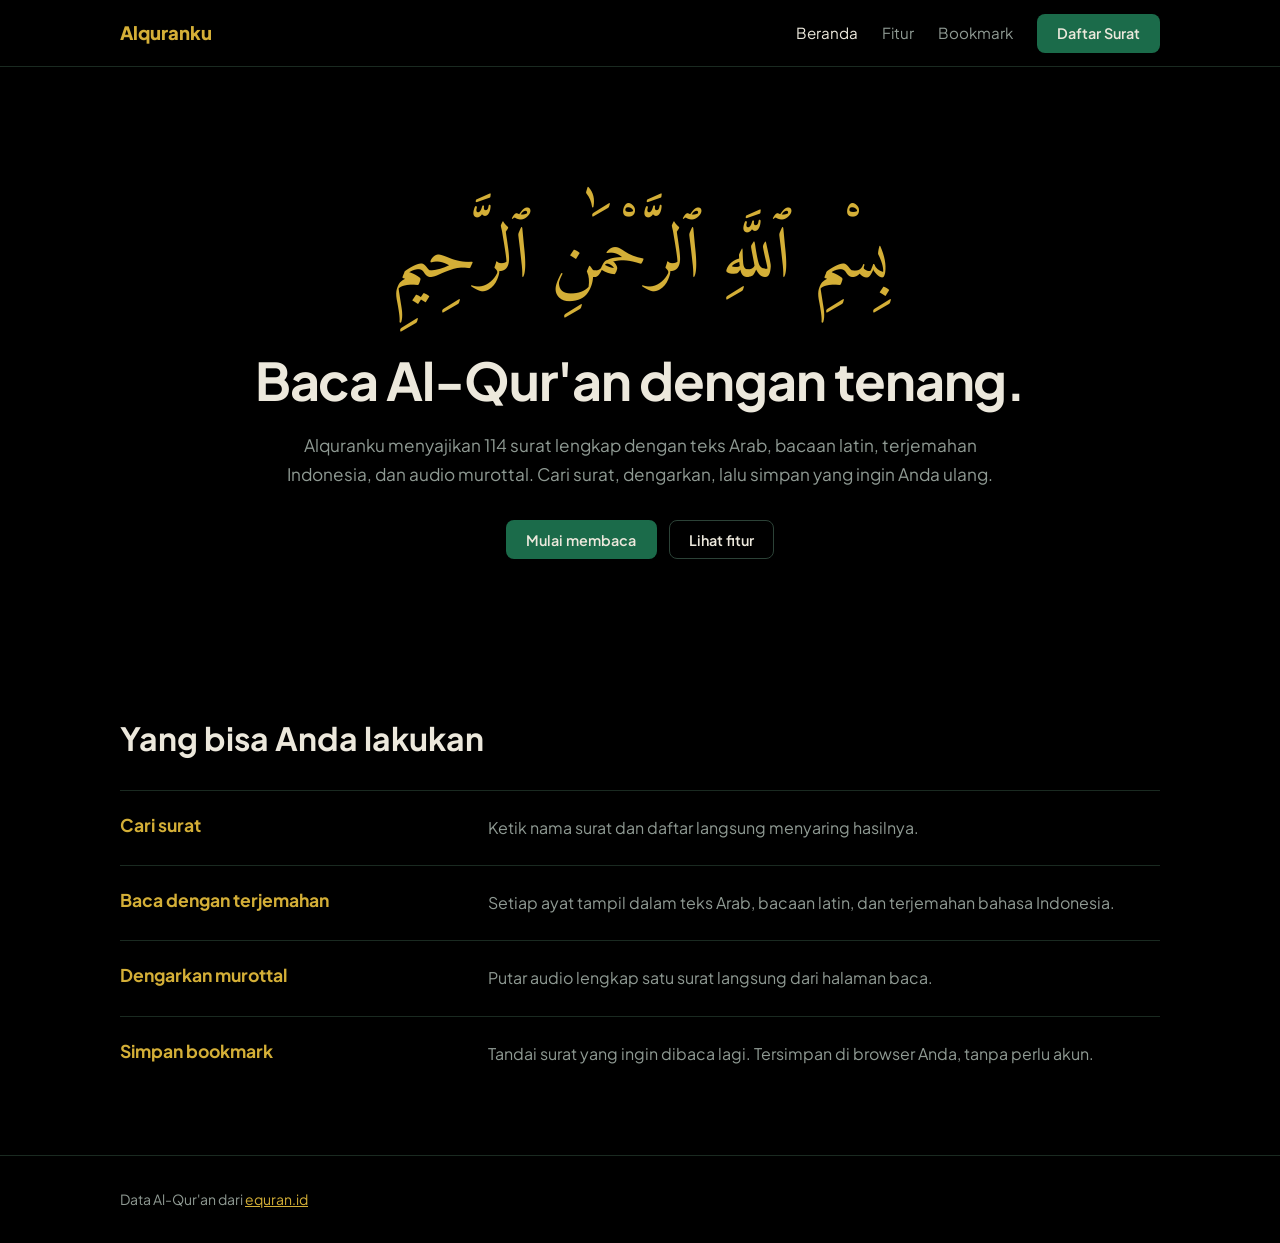
<file: index.html>
<!DOCTYPE html>
<html lang="id">
<head>
    <meta charset="UTF-8">
    <meta name="viewport" content="width=device-width, initial-scale=1.0">
    <title>Alquranku - Baca Al-Qur'an Online</title>
    <link rel="preconnect" href="https://fonts.googleapis.com">
    <link rel="preconnect" href="https://fonts.gstatic.com" crossorigin>
    <link href="https://fonts.googleapis.com/css2?family=Amiri:wght@400;700&family=Plus+Jakarta+Sans:wght@400;600;700;800&display=swap" rel="stylesheet">
    <link rel="stylesheet" href="assets/css/base.css">
    <link rel="stylesheet" href="assets/css/components.css">
    <link rel="stylesheet" href="assets/css/landing.css">
</head>
<body>
    <header class="navbar"><div class="container">
        <a class="brand" href="index.html">Alquranku</a>
        <ul class="nav-links">
            <li><a href="index.html" aria-current="page">Beranda</a></li>
            <li><a href="#fitur">Fitur</a></li>
            <li><a href="pages/bookmark.html">Bookmark</a></li>
        </ul>
        <a class="btn btn-primary" href="pages/daftar-surat.html">Daftar Surat</a>
    </div></header>

    <main>
        <section class="hero container">
            <p class="basmalah" lang="ar" dir="rtl">بِسْمِ ٱللَّهِ ٱلرَّحْمَٰنِ ٱلرَّحِيمِ</p>
            <h1>Baca Al-Qur'an dengan tenang.</h1>
            <p class="lead">Alquranku menyajikan 114 surat lengkap dengan teks Arab, bacaan latin, terjemahan Indonesia, dan audio murottal. Cari surat, dengarkan, lalu simpan yang ingin Anda ulang.</p>
            <div class="hero-actions">
                <a class="btn btn-primary" href="pages/daftar-surat.html">Mulai membaca</a>
                <a class="btn btn-ghost" href="#fitur">Lihat fitur</a>
            </div>
        </section>

        <section class="fitur container" id="fitur">
            <h2>Yang bisa Anda lakukan</h2>
            <div class="fitur-item"><h3>Cari surat</h3><p>Ketik nama surat dan daftar langsung menyaring hasilnya.</p></div>
            <div class="fitur-item"><h3>Baca dengan terjemahan</h3><p>Setiap ayat tampil dalam teks Arab, bacaan latin, dan terjemahan bahasa Indonesia.</p></div>
            <div class="fitur-item"><h3>Dengarkan murottal</h3><p>Putar audio lengkap satu surat langsung dari halaman baca.</p></div>
            <div class="fitur-item"><h3>Simpan bookmark</h3><p>Tandai surat yang ingin dibaca lagi. Tersimpan di browser Anda, tanpa perlu akun.</p></div>
        </section>
    </main>

    <footer class="footer"><div class="container">Data Al-Qur'an dari <a href="https://equran.id">equran.id</a></div></footer>
</body>
</html>
</file>
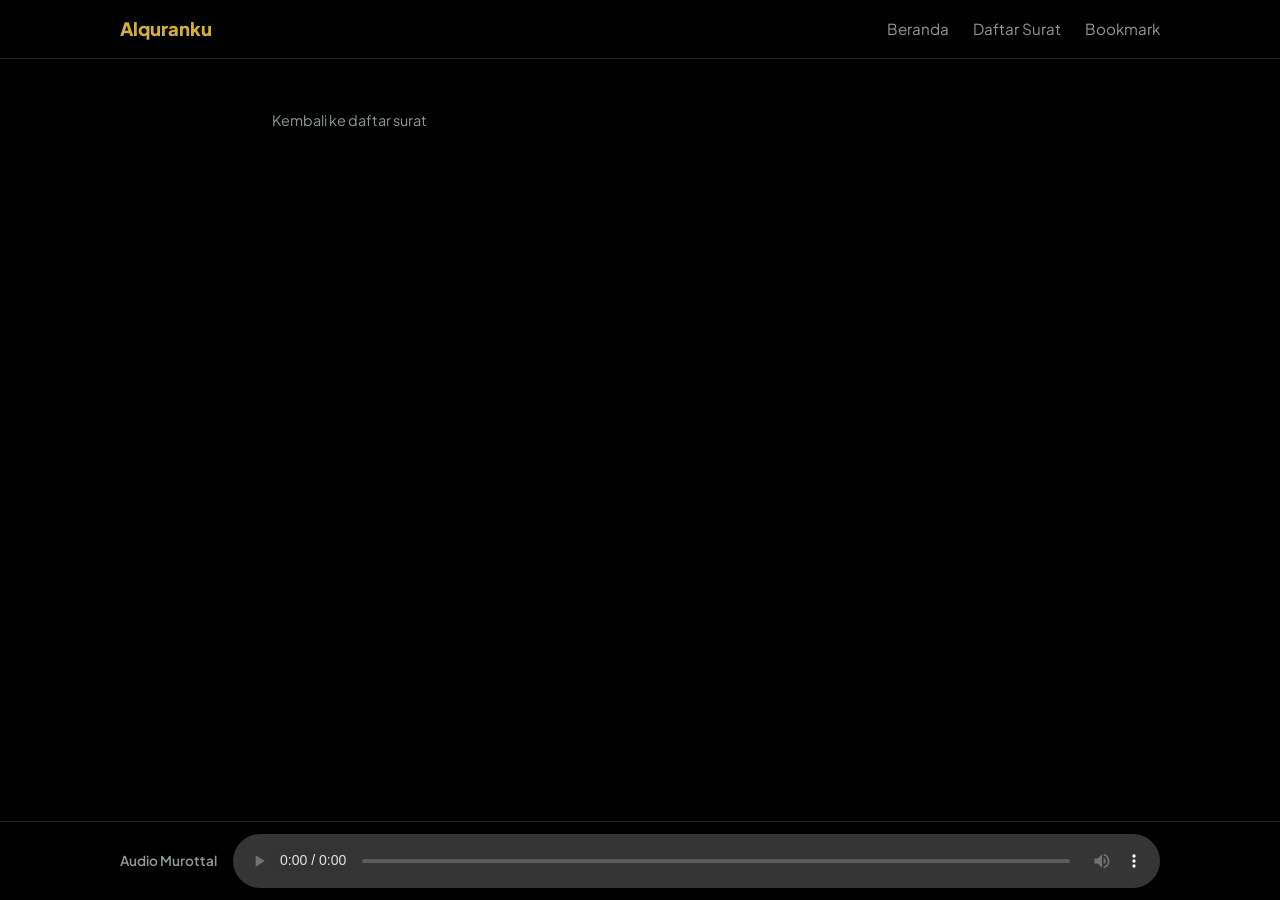
<file: pages/baca.html>
<!DOCTYPE html>
<html lang="id">
<head>
    <meta charset="UTF-8">
    <meta name="viewport" content="width=device-width, initial-scale=1.0">
    <title>Baca Surat - Alquranku</title>
    <link rel="preconnect" href="https://fonts.googleapis.com">
    <link rel="preconnect" href="https://fonts.gstatic.com" crossorigin>
    <link href="https://fonts.googleapis.com/css2?family=Amiri:wght@400;700&family=Plus+Jakarta+Sans:wght@400;600;700;800&display=swap" rel="stylesheet">
    <link rel="stylesheet" href="../assets/css/base.css">
    <link rel="stylesheet" href="../assets/css/components.css">
    <link rel="stylesheet" href="../assets/css/baca.css">
</head>
<body>
    <header class="navbar"><div class="container">
        <a class="brand" href="../index.html">Alquranku</a>
        <ul class="nav-links">
            <li><a href="../index.html">Beranda</a></li>
            <li><a href="daftar-surat.html">Daftar Surat</a></li>
            <li><a href="bookmark.html">Bookmark</a></li>
        </ul>
    </div></header>

    <main class="container baca">
        <header class="page-head">
            <a class="back-link" href="daftar-surat.html">Kembali ke daftar surat</a>
            <h1 id="namaSurat"></h1>
        </header>
        <div id="daftarAyat"></div>
    </main>

    <div class="audio-bar"><div class="container">
        <h2>Audio Murottal</h2>
        <audio id="audioMurottal" controls></audio>
    </div></div>

    <script src="../assets/js/baca.js"></script>
</body>
</html>
</file>
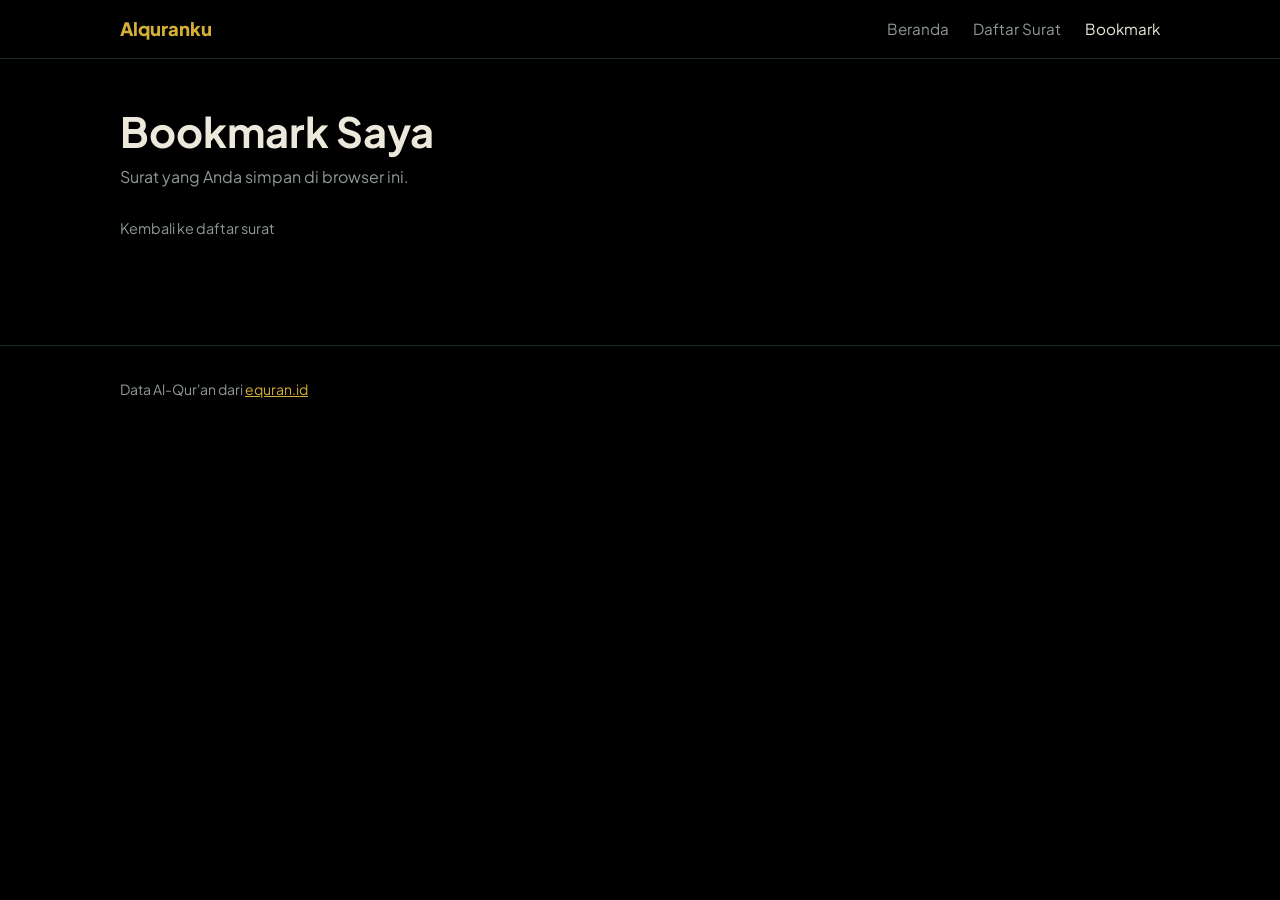
<file: pages/bookmark.html>
<!DOCTYPE html>
<html lang="id">
<head>
    <meta charset="UTF-8">
    <meta name="viewport" content="width=device-width, initial-scale=1.0">
    <title>Bookmark - Alquranku</title>
    <link rel="preconnect" href="https://fonts.googleapis.com">
    <link rel="preconnect" href="https://fonts.gstatic.com" crossorigin>
    <link href="https://fonts.googleapis.com/css2?family=Amiri:wght@400;700&family=Plus+Jakarta+Sans:wght@400;600;700;800&display=swap" rel="stylesheet">
    <link rel="stylesheet" href="../assets/css/base.css">
    <link rel="stylesheet" href="../assets/css/components.css">
    <link rel="stylesheet" href="../assets/css/bookmark.css">
</head>
<body>
    <header class="navbar"><div class="container">
        <a class="brand" href="../index.html">Alquranku</a>
        <ul class="nav-links">
            <li><a href="../index.html">Beranda</a></li>
            <li><a href="daftar-surat.html">Daftar Surat</a></li>
            <li><a href="bookmark.html" aria-current="page">Bookmark</a></li>
        </ul>
    </div></header>

    <main class="container">
        <header class="page-head">
            <h1>Bookmark Saya</h1>
            <p class="page-sub">Surat yang Anda simpan di browser ini.</p>
            <a class="back-link" href="daftar-surat.html">Kembali ke daftar surat</a>
        </header>
        <div id="daftarBookmark"></div>
    </main>

    <footer class="footer"><div class="container">Data Al-Qur'an dari <a href="https://equran.id">equran.id</a></div></footer>
    <script src="../assets/js/bookmark.js"></script>
</body>
</html>
</file>
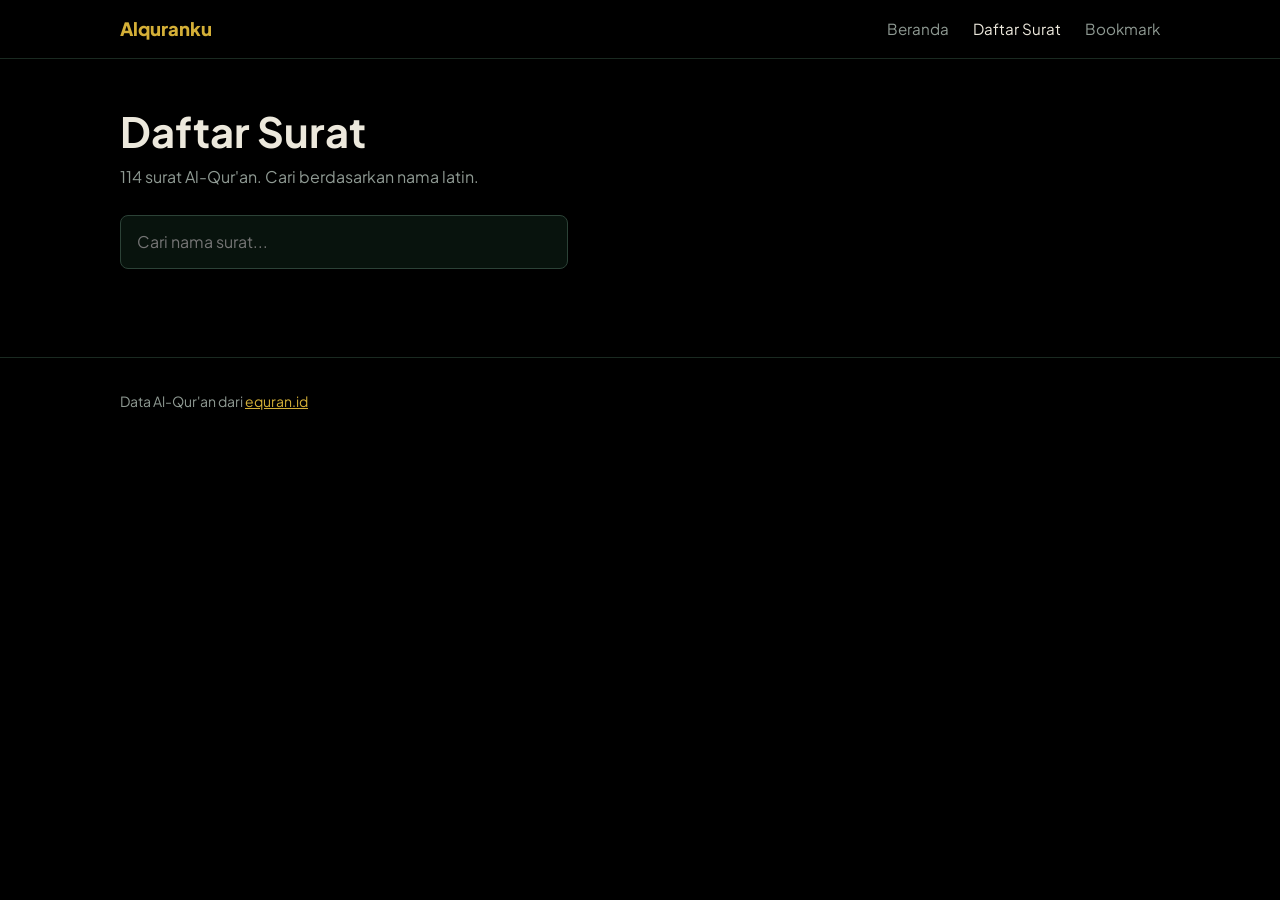
<file: pages/daftar-surat.html>
<!DOCTYPE html>
<html lang="id">
<head>
    <meta charset="UTF-8">
    <meta name="viewport" content="width=device-width, initial-scale=1.0">
    <title>Daftar Surat - Alquranku</title>
    <link rel="preconnect" href="https://fonts.googleapis.com">
    <link rel="preconnect" href="https://fonts.gstatic.com" crossorigin>
    <link href="https://fonts.googleapis.com/css2?family=Amiri:wght@400;700&family=Plus+Jakarta+Sans:wght@400;600;700;800&display=swap" rel="stylesheet">
    <link rel="stylesheet" href="../assets/css/base.css">
    <link rel="stylesheet" href="../assets/css/components.css">
    <link rel="stylesheet" href="../assets/css/daftar-surat.css">
</head>
<body>
    <header class="navbar"><div class="container">
        <a class="brand" href="../index.html">Alquranku</a>
        <ul class="nav-links">
            <li><a href="../index.html">Beranda</a></li>
            <li><a href="daftar-surat.html" aria-current="page">Daftar Surat</a></li>
            <li><a href="bookmark.html">Bookmark</a></li>
        </ul>
    </div></header>

    <div class="preloader">
        <div class="loader"></div>
        <p id="pesanLoading">Memuat data Alquranku...</p>
    </div>

    <main class="container">
        <header class="page-head">
            <h1>Daftar Surat</h1>
            <p class="page-sub">114 surat Al-Qur'an. Cari berdasarkan nama latin.</p>
            <input type="text" id="cariSurat" class="search" placeholder="Cari nama surat..." aria-label="Cari nama surat">
        </header>
        <div id="alquran"></div>
    </main>

    <footer class="footer"><div class="container">Data Al-Qur'an dari <a href="https://equran.id">equran.id</a></div></footer>
    <script src="../assets/js/script.js"></script>
</body>
</html>
</file>
<file: assets/css/base.css>
:root{
    --bg:#000000; --green:#1B6B4A; --green-hi:#238A5E; --green-soft:#6FBF93;
    --gold:#D4AF37; --text:#ECE8DC; --muted:#8F9A93;
    --line:#1A2A21; --line-strong:#2C4237;
    --font-ui:"Plus Jakarta Sans",system-ui,-apple-system,"Segoe UI",sans-serif;
    --font-ar:"Amiri","Scheherazade New","Traditional Arabic",serif;
  }
  *,*::before,*::after{box-sizing:border-box}
  html{color-scheme:dark;scroll-behavior:smooth}
  body{margin:0;background:var(--bg);color:var(--text);font:400 1rem/1.65 var(--font-ui);-webkit-font-smoothing:antialiased}
  h1,h2,h3{margin:0;line-height:1.2;font-weight:700}
  p{margin:0}
  a{color:inherit}
  .container{width:min(1040px,100% - 2.5rem);margin-inline:auto}
  :focus-visible{outline:2px solid var(--gold);outline-offset:3px}
  @media (prefers-reduced-motion:reduce){html{scroll-behavior:auto}}
</file>
<file: assets/css/components.css>
.navbar{position:sticky;top:0;z-index:50;background:rgba(0,0,0,.88);backdrop-filter:blur(10px);border-bottom:1px solid var(--line)}
.navbar .container{display:flex;align-items:center;flex-wrap:wrap;gap:.75rem 1.5rem;padding-block:.85rem}
.brand{margin-right:auto;font-size:1.15rem;font-weight:800;color:var(--gold);text-decoration:none}
.nav-links{display:flex;gap:1.5rem;margin:0;padding:0;list-style:none}
.nav-links a{color:var(--muted);font-size:.95rem;text-decoration:none;transition:color .2s}
.nav-links a:hover,.nav-links a[aria-current="page"]{color:var(--text)}
.btn{display:inline-flex;align-items:center;justify-content:center;padding:.6rem 1.2rem;border:1px solid transparent;border-radius:8px;font:600 .9rem var(--font-ui);text-decoration:none;cursor:pointer;transition:background .2s,border-color .2s,color .2s}
.btn-primary{background:var(--green);color:var(--text)}
.btn-primary:hover{background:var(--green-hi)}
.btn-ghost{background:transparent;border-color:var(--line-strong);color:var(--text)}
.btn-ghost:hover{border-color:var(--gold);color:var(--gold)}
.page-head{padding-block:3rem 1.5rem}
.page-head h1{font-size:clamp(1.8rem,4vw,2.6rem)}
.page-sub{margin:.5rem 0 1.5rem;color:var(--muted)}
.back-link{display:inline-block;margin-bottom:1rem;color:var(--muted);font-size:.9rem;text-decoration:none}
.back-link:hover{color:var(--gold)}
.search{width:100%;max-width:28rem;padding:.8rem 1rem;background:#08130D;border:1px solid var(--line-strong);border-radius:8px;color:var(--text);font:inherit}
.search:focus{outline:none;border-color:var(--gold)}
.footer{margin-top:4rem;padding-block:2rem;border-top:1px solid var(--line);color:var(--muted);font-size:.875rem}
.footer a{color:var(--gold)}
.loader{width:50px;height:50px;border:5px solid var(--line-strong);border-top-color:var(--gold);border-radius:50%;animation:putar 1s linear infinite}
.preloader{position:fixed;inset:0;z-index:100;display:flex;flex-direction:column;gap:1rem;justify-content:center;align-items:center;background:var(--bg);color:var(--muted)}
@keyframes putar{to{transform:rotate(360deg)}}
</file>
<file: assets/css/landing.css>
.hero{text-align:center;padding-block:clamp(4rem,12vw,8rem) clamp(3rem,8vw,6rem)}
.basmalah{margin-bottom:1.5rem;color:var(--gold);font:400 clamp(2.4rem,7vw,4.5rem)/1.8 var(--font-ar)}
.hero h1{font-size:clamp(2rem,5vw,3.25rem);letter-spacing:-.02em}
.lead{max-width:56ch;margin:1.25rem auto 2rem;color:var(--muted);font-size:1.075rem}
.hero-actions{display:flex;flex-wrap:wrap;gap:.75rem;justify-content:center}
.fitur{padding-block:4rem 0}
.fitur h2{margin-bottom:2rem;font-size:clamp(1.5rem,3vw,2rem)}
.fitur-item{display:grid;grid-template-columns:1fr 2fr;gap:1rem 2rem;padding-block:1.5rem;border-top:1px solid var(--line)}
.fitur-item h3{color:var(--gold);font-size:1.1rem}
.fitur-item p{max-width:60ch;color:var(--muted)}
@media (max-width:640px){.fitur-item{grid-template-columns:1fr}}
</file>
<file: assets/css/baca.css>
.container.baca{width:min(46rem,100% - 2.5rem);padding-bottom:7rem}
#namaSurat{margin-bottom:1rem;font-size:clamp(2rem,6vw,3rem)}
#daftarAyat h3{margin-top:2.5rem;padding-top:1.5rem;border-top:1px solid var(--line);color:var(--gold);font-size:.85rem;font-weight:600}
#daftarAyat p:nth-of-type(3n+1){margin-top:.75rem;direction:rtl;text-align:right;font:400 clamp(1.8rem,5vw,2.4rem)/2.1 var(--font-ar)}
#daftarAyat p:nth-of-type(3n+2){margin-top:.5rem;color:var(--green-soft);font-style:italic}
#daftarAyat p:nth-of-type(3n){margin-top:.5rem}
.audio-bar{position:fixed;inset:auto 0 0;z-index:40;background:rgba(0,0,0,.94);border-top:1px solid var(--line)}
.audio-bar .container{display:flex;align-items:center;gap:1rem;padding-block:.75rem}
.audio-bar h2{font-size:.85rem;font-weight:600;color:var(--muted);white-space:nowrap}
.audio-bar audio{flex:1;min-width:0}
</file>
<file: assets/css/bookmark.css>
#daftarBookmark{display:grid;grid-template-columns:auto auto 1fr;column-gap:.6rem;align-items:center}
#daftarBookmark h2{grid-column:1/-1;margin-top:1.5rem;padding-top:1.5rem;border-top:1px solid var(--line);font-size:1.2rem}
#daftarBookmark h2:first-child{margin-top:0;padding-top:0;border:0}
#daftarBookmark p{grid-column:1/-1;color:var(--muted)}
#daftarBookmark a,#daftarBookmark button{margin-top:1rem;padding:.6rem 1.2rem;border-radius:8px;font:600 .9rem var(--font-ui);text-decoration:none;cursor:pointer}
#daftarBookmark a{justify-self:start;background:var(--green);color:var(--text);border:1px solid transparent}
#daftarBookmark a:hover{background:var(--green-hi)}
#daftarBookmark button{background:transparent;border:1px solid var(--line-strong);color:var(--text)}
#daftarBookmark button:hover{border-color:var(--gold);color:var(--gold)}
</file>
<file: assets/css/daftar-surat.css>
.surat-row{display:grid;grid-template-columns:3rem 1fr auto;grid-template-areas:"no info arab" ". aksi aksi";gap:.25rem 1.25rem;padding-block:1.5rem;border-top:1px solid var(--line)}
.surat-nomor{grid-area:no;color:var(--gold);font-size:1.1rem;font-weight:700;font-variant-numeric:tabular-nums}
.surat-info{grid-area:info}
.surat-latin{font-size:1.2rem}
.surat-arti{color:var(--muted);font-size:.95rem}
.surat-meta{display:flex;gap:1rem;margin-top:.35rem;color:var(--green-soft);font-size:.85rem}
.surat-deskripsi{display:-webkit-box;-webkit-line-clamp:2;-webkit-box-orient:vertical;overflow:hidden;max-width:68ch;margin-top:.75rem;color:var(--muted);font-size:.875rem}
.surat-arab{grid-area:arab;align-self:start;color:var(--gold);font:400 1.9rem/1.4 var(--font-ar)}
.surat-aksi{grid-area:aksi;display:flex;gap:.6rem;margin-top:1rem}
@media (max-width:600px){.surat-row{grid-template-columns:2.25rem 1fr;grid-template-areas:"no arab" "info info" "aksi aksi"}.surat-arab{justify-self:end}}
</file>
